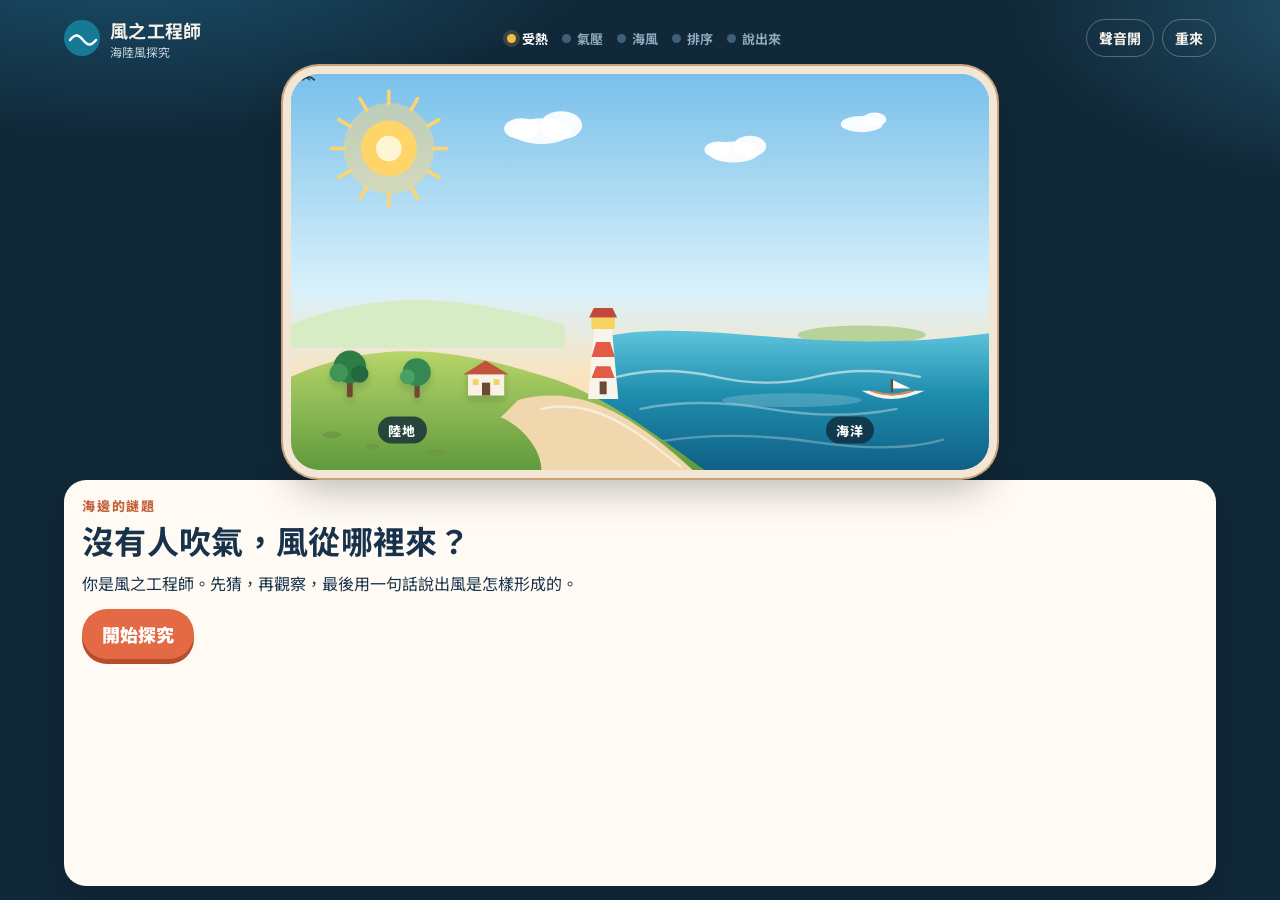
<file: index.html>
<!DOCTYPE html>
<html lang="zh-Hant-HK">
<head>
  <meta charset="UTF-8">
  <meta name="viewport" content="width=device-width, initial-scale=1">
  <title>風之工程師 — 海陸風大解密</title>
  <meta name="description" content="給學生自己查出風怎樣形成的探究遊戲。寫出過程，90 分或以上過關。">
  <link rel="icon" href="data:image/svg+xml,%3Csvg xmlns='http://www.w3.org/2000/svg' viewBox='0 0 64 64'%3E%3Ccircle cx='32' cy='32' r='32' fill='%23147a96'/%3E%3Cpath d='M10 36c8-10 14-10 22 0s14 10 22 0' fill='none' stroke='white' stroke-width='4' stroke-linecap='round'/%3E%3C/svg%3E">
  <link rel="preconnect" href="https://fonts.googleapis.com">
  <link rel="preconnect" href="https://fonts.gstatic.com" crossorigin>
  <link href="https://fonts.googleapis.com/css2?family=Noto+Sans+HK:wght@500;700;900&display=swap" rel="stylesheet">
  <link rel="stylesheet" href="./css/game.css">
</head>
<body>
  <div id="app">
    <header>
      <div class="brand">
        <svg width="36" height="36" viewBox="0 0 36 36" aria-hidden="true">
          <circle cx="18" cy="18" r="18" fill="#147a96"/>
          <path d="M6 20c5-6 8-6 13 0s8 6 13 0" fill="none" stroke="#fff" stroke-width="2.4" stroke-linecap="round"/>
        </svg>
        <div>
          <strong>風之工程師</strong>
          <small>海陸風探究</small>
        </div>
      </div>
      <div class="progress" id="progress"></div>
      <div class="tools">
        <button type="button" class="ghost" id="mute" aria-pressed="false">聲音開</button>
        <button type="button" class="ghost" id="restart">重來</button>
      </div>
    </header>

    <div id="sky">
      <svg id="world" viewBox="0 0 1200 680" preserveAspectRatio="xMidYMid meet" aria-hidden="true">
        <defs>
          <linearGradient id="skyGrad" x1="0" y1="0" x2="0" y2="1">
            <stop offset="0" stop-color="#79c0ea"/>
            <stop offset="0.55" stop-color="#d9f1fb"/>
            <stop offset="0.78" stop-color="#fbe3bc"/>
            <stop offset="1" stop-color="#f6d3a4"/>
          </linearGradient>
          <linearGradient id="seaGrad" x1="0" y1="0" x2="0" y2="1">
            <stop offset="0" stop-color="#5ec4dd"/>
            <stop offset="0.45" stop-color="#1f8eae"/>
            <stop offset="1" stop-color="#0f5f86"/>
          </linearGradient>
          <linearGradient id="landGrad" x1="0" y1="0" x2="0" y2="1">
            <stop offset="0" stop-color="#b7d56a"/>
            <stop offset="1" stop-color="#5f9a3c"/>
          </linearGradient>
          <linearGradient id="heatGrad" x1="0" y1="0" x2="0" y2="1">
            <stop offset="0" stop-color="#ffb15a" stop-opacity="0"/>
            <stop offset="1" stop-color="#ff7a3c" stop-opacity="0.45"/>
          </linearGradient>
          <filter id="soft" x="-20%" y="-20%" width="140%" height="140%">
            <feDropShadow dx="0" dy="8" stdDeviation="6" flood-color="#0e2433" flood-opacity="0.18"/>
          </filter>
        </defs>

        <rect width="1200" height="680" fill="url(#skyGrad)"/>

        <g class="sun" transform="translate(168 128)">
          <g class="rays">
            <rect x="-3" y="-102" width="6" height="28" rx="3" fill="#ffd56a"/>
            <rect x="-3" y="-102" width="6" height="28" rx="3" fill="#ffd56a" transform="rotate(30)"/>
            <rect x="-3" y="-102" width="6" height="28" rx="3" fill="#ffd56a" transform="rotate(60)"/>
            <rect x="-3" y="-102" width="6" height="28" rx="3" fill="#ffd56a" transform="rotate(90)"/>
            <rect x="-3" y="-102" width="6" height="28" rx="3" fill="#ffd56a" transform="rotate(120)"/>
            <rect x="-3" y="-102" width="6" height="28" rx="3" fill="#ffd56a" transform="rotate(150)"/>
            <rect x="-3" y="-102" width="6" height="28" rx="3" fill="#ffd56a" transform="rotate(180)"/>
            <rect x="-3" y="-102" width="6" height="28" rx="3" fill="#ffd56a" transform="rotate(210)"/>
            <rect x="-3" y="-102" width="6" height="28" rx="3" fill="#ffd56a" transform="rotate(240)"/>
            <rect x="-3" y="-102" width="6" height="28" rx="3" fill="#ffd56a" transform="rotate(270)"/>
            <rect x="-3" y="-102" width="6" height="28" rx="3" fill="#ffd56a" transform="rotate(300)"/>
            <rect x="-3" y="-102" width="6" height="28" rx="3" fill="#ffd56a" transform="rotate(330)"/>
          </g>
          <circle class="halo" r="78"/>
          <circle class="sun-core" r="48"/>
          <circle class="sun-inner" r="22"/>
        </g>

        <g transform="translate(430 86)"><g class="cloud c1"><ellipse cx="0" cy="12" rx="52" ry="22"/><ellipse cx="34" cy="2" rx="36" ry="24"/><ellipse cx="-34" cy="8" rx="30" ry="18"/></g></g>
        <g transform="translate(760 124)"><g class="cloud c2"><ellipse cx="0" cy="10" rx="44" ry="18"/><ellipse cx="28" cy="0" rx="28" ry="18"/><ellipse cx="-26" cy="6" rx="24" ry="14"/></g></g>
        <g transform="translate(980 78)"><g class="cloud c3"><ellipse cx="0" cy="8" rx="36" ry="14"/><ellipse cx="22" cy="0" rx="20" ry="12"/></g></g>

        <path class="gull" d="M0 10 Q10 0 20 10 M20 10 Q30 0 40 10" fill="none" stroke="#234055" stroke-width="3" stroke-linecap="round"/>
        <path class="gull late" d="M0 10 Q8 2 16 10 M16 10 Q24 2 32 10" fill="none" stroke="#234055" stroke-width="2.4" stroke-linecap="round"/>

        <path d="M0 430 C180 360 320 390 470 430 L470 470 L0 470 Z" fill="#d7ebc4"/>
        <ellipse cx="980" cy="448" rx="110" ry="16" fill="#b7d39a"/>

        <path d="M520 455 C700 410 880 490 1200 445 L1200 680 L520 680 Z" fill="url(#seaGrad)"/>
        <ellipse cx="860" cy="560" rx="120" ry="12" fill="#ffffff" opacity="0.18"/>

        <g class="waves">
          <path d="M560 520 Q640 500 730 520 T900 520 T1080 520" fill="none" stroke="rgba(255,255,255,.55)" stroke-width="4" stroke-linecap="round"/>
          <path d="M600 575 Q700 555 820 575 T1040 575" fill="none" stroke="rgba(255,255,255,.35)" stroke-width="4" stroke-linecap="round"/>
          <path d="M640 630 Q760 612 900 632 T1120 628" fill="none" stroke="rgba(255,255,255,.28)" stroke-width="4" stroke-linecap="round"/>
        </g>

        <g transform="translate(980 520)">
          <g class="boat">
            <path d="M0 24 Q48 52 108 24 L92 24 Q52 40 14 24 Z" fill="#f7f3ea"/>
            <path d="M12 24 Q52 40 92 24 L80 24 Q52 34 22 24 Z" fill="#e08a45"/>
            <rect x="50" y="4" width="4" height="22" rx="1" fill="#6d4a32"/>
            <path d="M54 6 L84 20 L54 20 Z" fill="#fffaf3"/>
          </g>
        </g>

        <path d="M0 520 C170 445 310 480 455 525 C545 558 620 615 710 680 L0 680 Z" fill="url(#landGrad)"/>
        <path class="heat-wash" d="M40 560 C180 500 320 530 470 590 C390 640 200 670 40 680 Z" fill="url(#heatGrad)"/>
        <path d="M390 560 C500 530 590 590 690 680 L430 680 C430 640 390 600 360 590 Z" fill="#f0d7ad"/>
        <path d="M430 575 C520 555 590 610 670 675" fill="none" stroke="rgba(255,255,255,.55)" stroke-width="4" stroke-linecap="round"/>

        <g filter="url(#soft)">
          <g transform="translate(78 455)">
            <g class="tree">
              <rect x="18" y="58" width="10" height="42" rx="3" fill="#6d4a32"/>
              <circle cx="23" cy="48" r="28" fill="#2f7d46"/>
              <circle cx="4" cy="58" r="16" fill="#3f9456"/>
              <circle cx="40" cy="60" r="15" fill="#246b3d"/>
            </g>
          </g>
          <g transform="translate(196 470)">
            <g class="tree b">
              <rect x="16" y="50" width="9" height="36" rx="3" fill="#6d4a32"/>
              <circle cx="20" cy="42" r="24" fill="#348752"/>
              <circle cx="4" cy="50" r="13" fill="#49a062"/>
            </g>
          </g>
          <g transform="translate(300 488)">
            <path d="M-4 28 L34 4 L74 28 Z" fill="#c4533d"/>
            <rect x="4" y="28" width="62" height="36" fill="#f7f1e6"/>
            <rect x="28" y="42" width="14" height="22" fill="#6d4a32"/>
            <rect x="12" y="36" width="10" height="10" fill="#f4d35e"/>
            <rect x="48" y="36" width="10" height="10" fill="#f4d35e"/>
          </g>
        </g>

        <g transform="translate(500 390)">
          <polygon class="beam" points="36,28 210,0 210,70" fill="rgba(255,214,120,.38)"/>
          <polygon points="10,168 22,36 50,36 62,168" fill="#f7f4ee"/>
          <polygon points="16,96 24,70 48,70 56,96" fill="#e25b45"/>
          <polygon points="16,132 24,112 48,112 56,132" fill="#e25b45"/>
          <rect x="16" y="28" width="40" height="20" rx="2" fill="#f4d35e"/>
          <circle class="lantern-glow" cx="36" cy="38" r="7" fill="#fff6d4"/>
          <path d="M12 28 H60 L52 12 H20 Z" fill="#c4473a"/>
          <rect x="30" y="138" width="12" height="22" fill="#6d4a32"/>
        </g>

        <g fill="#6f9a45">
          <ellipse cx="70" cy="620" rx="16" ry="6"/>
          <ellipse cx="140" cy="640" rx="12" ry="5"/>
          <ellipse cx="250" cy="650" rx="18" ry="6"/>
        </g>
      </svg>

      <canvas id="air"></canvas>
      <button type="button" id="sun-btn" aria-label="加熱陸地"></button>
      <div class="tag" id="tag-land">陸地</div>
      <div class="tag" id="tag-sea">海洋</div>
      <div class="badge low" id="badge-low"><small>陸地</small>低氣壓</div>
      <div class="badge high" id="badge-high"><small>海洋</small>高氣壓</div>

      <div id="drops" hidden>
        <div class="drop" data-slot="hot" tabindex="0">
          <span class="drop-label">靠近陸地</span>
          <div class="drop-well"><span class="drop-hint">拖到這裡</span></div>
        </div>
        <div class="drop" data-slot="wind" tabindex="0">
          <span class="drop-label">風的路徑</span>
          <div class="drop-well"><span class="drop-hint">拖到這裡</span></div>
        </div>
        <div class="drop" data-slot="cold" tabindex="0">
          <span class="drop-label">靠近海洋</span>
          <div class="drop-well"><span class="drop-hint">拖到這裡</span></div>
        </div>
      </div>
    </div>

    <section id="coach">
      <p class="kicker" id="kicker"></p>
      <h2 id="prompt" tabindex="-1"></h2>
      <p class="lead" id="lead"></p>
      <p id="feedback" role="status"></p>
      <div id="choices" class="choices"></div>
      <div id="order" hidden></div>
      <form id="answer-form" hidden>
        <div class="answer-head">
          <label for="answer">你的句子</label>
          <button type="button" id="voice-btn" class="voice-btn" aria-pressed="false" aria-controls="answer">語音輸入</button>
        </div>
        <textarea id="answer" maxlength="160" placeholder="例如：空氣受熱之後……"></textarea>
        <p id="voice-tip" class="fine" hidden aria-live="polite"></p>
        <p class="fine">90 分或以上過關。句子只在這部裝置評分，不會上傳。</p>
        <div class="form-row">
          <button class="primary" type="submit">交給 AI 評分</button>
          <button type="button" id="adapt-open" class="adapt-btn"><span>我已經嘗試很多次，</span><span>想用圖畫的方式再試一下</span></button>
        </div>
        <div id="result"></div>
        <p id="scaffold" hidden></p>
      </form>
      <div id="adapt" hidden>
        <div id="adapt-bank" class="bank" aria-label="答案卡片"></div>
        <button type="button" class="adapt-btn" id="adapt-close">改回打字</button>
      </div>
      <div id="actions"></div>
    </section>
  </div>
  <script type="module" src="./js/game.js"></script>
</body>
</html>
</file>
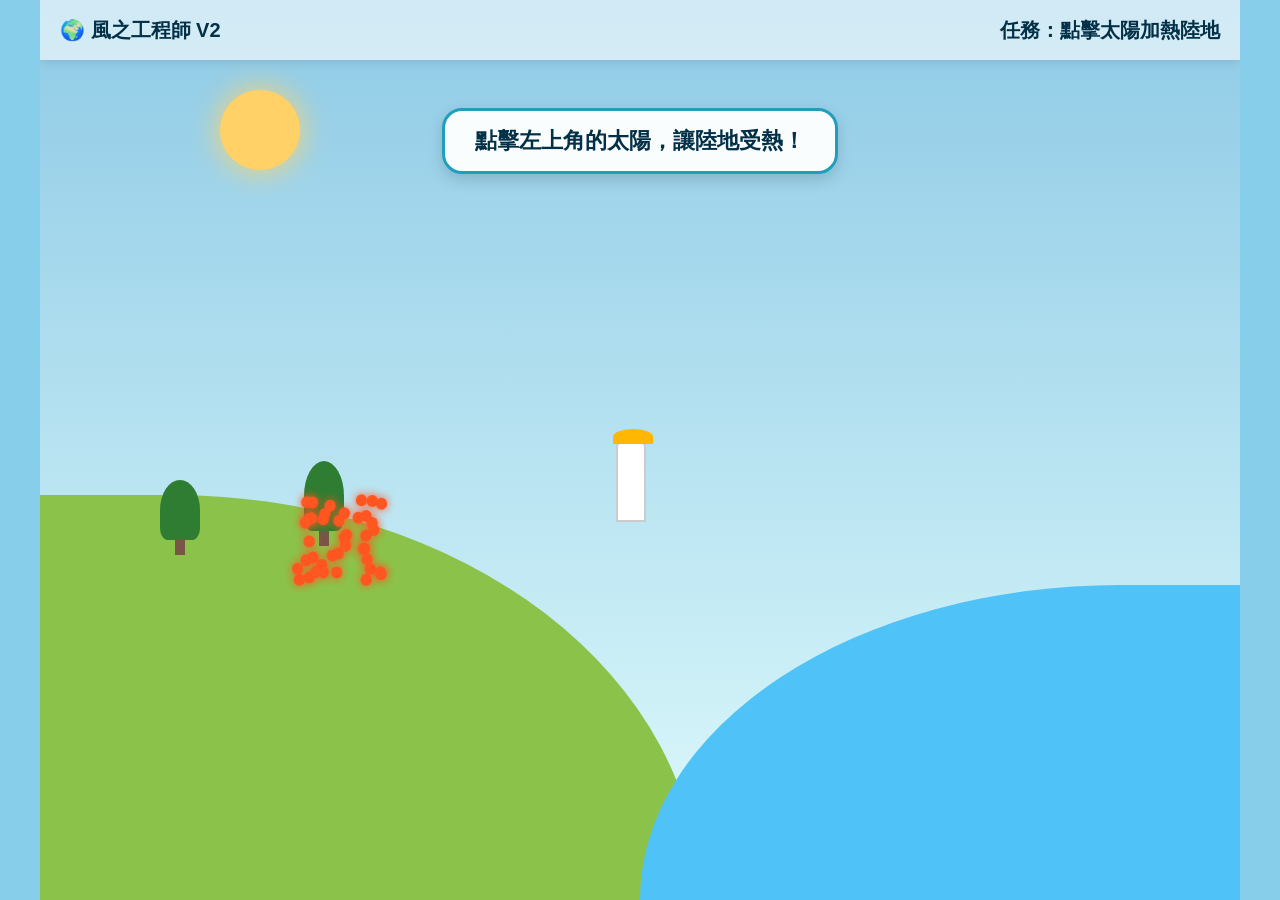
<file: index.html.html>
<!DOCTYPE html>
<html lang="zh-HK">
<head>
<meta charset="UTF-8">
<meta name="viewport" content="width=device-width, initial-scale=1.0, maximum-scale=1.0, user-scalable=no">
<title>風之工程師 V2 - 海陸風大解密</title>
<style>
  /* 基礎設定，針對 iPad 觸控優化 */
  * { box-sizing: border-box; -webkit-tap-highlight-color: transparent; user-select: none; }
  body {
    margin: 0; padding: 0; width: 100vw; height: 100vh;
    font-family: "PingFang HK", "Microsoft JhengHei", sans-serif;
    background-color: #87CEEB; overflow: hidden;
    display: flex; justify-content: center; align-items: center;
    touch-action: none; /* 防止 iPad 滑動時觸發網頁滾動 */
  }
  #game-container {
    width: 100%; height: 100%; max-width: 1200px;
    position: relative; background: linear-gradient(to bottom, #8ecae6, #e0fbfc);
    overflow: hidden;
  }

  /* 頂部狀態列 */
  #header {
    position: absolute; top: 0; left: 0; width: 100%; height: 60px; 
    display: flex; justify-content: space-between; align-items: center;
    padding: 0 20px; background: rgba(255,255,255,0.6); backdrop-filter: blur(5px);
    font-size: 20px; font-weight: bold; color: #023047; z-index: 100;
    box-shadow: 0 2px 10px rgba(0,0,0,0.1);
  }

  /* 場景繪製 */
  .scene { position: absolute; width: 100%; height: 100%; top: 0; left: 0; }
  .sun { 
    position: absolute; top: 10%; left: 15%; width: 80px; height: 80px; 
    background: #FFD166; border-radius: 50%; box-shadow: 0 0 30px #FFD166; 
    transition: all 1s; cursor: pointer; z-index: 10;
  }
  .sun.hot { background: #FF5722; box-shadow: 0 0 60px #FF5722; transform: scale(1.1); }
  .land { position: absolute; bottom: 0; left: 0; width: 55%; height: 45%; background: #8BC34A; border-top-right-radius: 80% 100%; }
  .ocean { position: absolute; bottom: 0; right: 0; width: 50%; height: 35%; background: #4FC3F7; border-top-left-radius: 80% 100%; }
  .lighthouse { position: absolute; bottom: 42%; left: 48%; width: 30px; height: 80px; background: white; border: 2px solid #ccc; border-radius: 5px 5px 0 0; z-index: 5; }
  .lighthouse::before { content:''; position: absolute; top: -15px; left: -5px; width: 40px; height: 15px; background: #FFB703; border-radius: 50% 50% 0 0; }
  .tree { position: absolute; bottom: 40%; width: 40px; height: 60px; background: #2E7D32; border-radius: 50% 50% 20% 20%; transition: transform 0.2s; z-index: 5; }
  .tree::after { content:''; position: absolute; bottom: -15px; left: 15px; width: 10px; height: 15px; background: #795548; }
  .tree.t1 { left: 10%; }
  .tree.t2 { left: 22%; height: 70px; bottom: 41%; }
  .tree.wind { animation: sway 0.4s infinite alternate; }
  @keyframes sway { from { transform: rotate(-8deg); } to { transform: rotate(8deg); } }

  /* 提示文字框 */
  .dialog-box {
    position: absolute; top: 12%; left: 50%; transform: translateX(-50%);
    background: rgba(255,255,255,0.95); padding: 15px 30px; border-radius: 20px;
    font-size: 22px; font-weight: bold; color: #023047; box-shadow: 0 6px 15px rgba(0,0,0,0.15);
    text-align: center; z-index: 50; transition: all 0.3s; border: 3px solid #219EBC;
    min-width: 300px;
  }

  /* 按鈕 */
  .btn {
    padding: 15px 40px; font-size: 24px; font-weight: bold; border: none; border-radius: 30px;
    background: #FB8500; color: white; box-shadow: 0 6px #d67000; cursor: pointer;
    transition: transform 0.1s, box-shadow 0.1s; outline: none;
  }
  .btn:active { transform: translateY(4px); box-shadow: 0 2px #d67000; }
  .btn-blue { background: #219EBC; box-shadow: 0 6px #176b80; }
  .btn-blue:active { box-shadow: 0 2px #176b80; }
  .btn-green { background: #4CAF50; box-shadow: 0 6px #388E3C; }
  .btn-green:active { box-shadow: 0 2px #388E3C; }

  /* 階段控制 */
  .stage { display: none; position: absolute; width: 100%; height: 100%; z-index: 20; }
  .stage.active { display: block; }

  /* 階段一 UI */
  #stage1 .controls { position: absolute; bottom: 15%; left: 25%; transform: translateX(-50%); display: flex; gap: 20px; z-index: 30; }
  
  /* 階段二 UI (Canvas) */
  #stage2 { z-index: 30; }
  #draw-canvas { position: absolute; top: 0; left: 0; width: 100%; height: 100%; z-index: 25; }
  .pressure-icon {
    position: absolute; width: 60px; height: 60px; border-radius: 50%; display: flex;
    justify-content: center; align-items: center; font-size: 36px; font-weight: bold;
    color: white; opacity: 0; transition: opacity 0.5s; z-index: 26; pointer-events: none;
  }
  .pressure-icon.low { background: #E63946; top: 35%; left: 20%; }
  .pressure-icon.high { background: #023047; top: 60%; right: 15%; }

  /* 階段三 UI */
  #stage3 .quiz-panel {
    position: absolute; top: 50%; left: 50%; transform: translate(-50%, -50%);
    background: white; padding: 40px; border-radius: 25px; width: 90%; max-width: 850px;
    box-shadow: 0 15px 40px rgba(0,0,0,0.3); z-index: 40; text-align: center;
    display: none; flex-direction: column; gap: 25px; border: 5px solid #219EBC;
  }
  #stage3 .quiz-panel.active { display: flex; }
  .quiz-text { font-size: 26px; line-height: 2.2; color: #333; text-align: left; }
  .blank {
    display: inline-block; min-width: 120px; padding: 5px 15px; margin: 0 5px;
    border-bottom: 4px dashed #219EBC; color: #FB8500; font-weight: bold; text-align: center;
    background: #e0fbfc; border-radius: 8px; cursor: pointer; transition: all 0.2s;
  }
  .blank.active { background: #FFD166; border-bottom-color: #FB8500; transform: scale(1.05); }
  .blank.correct { background: #C8E6C9; color: #2E7D32; border-bottom-color: #2E7D32; border-bottom-style: solid; }
  .blank.wrong { background: #FFCDD2; color: #B71C1C; border-bottom-color: #B71C1C; border-bottom-style: solid; }
  
  .options { display: flex; justify-content: center; gap: 20px; flex-wrap: wrap; margin-top: 10px; }
  .option-btn {
    padding: 15px 35px; font-size: 24px; background: #f8f9fa; border: 3px solid #adb5bd;
    border-radius: 15px; color: #495057; font-weight: bold; cursor: pointer;
    transition: all 0.2s; box-shadow: 0 4px #adb5bd;
  }
  .option-btn:active { transform: translateY(2px); box-shadow: 0 2px #adb5bd; }
  .option-btn:hover { border-color: #219EBC; color: #219EBC; }
</style>
</head>
<body>

<div id="game-container">
  <!-- 背景場景 -->
  <div class="scene">
    <div class="sun" id="sun"></div>
    <div class="land"></div>
    <div class="ocean"></div>
    <div class="lighthouse"></div>
    <div class="tree t1" id="tree1"></div>
    <div class="tree t2" id="tree2"></div>
  </div>

  <!-- 頂部狀態 -->
  <div id="header">
    <div>🌍 風之工程師 V2</div>
    <div id="status-text">任務：點擊太陽加熱陸地</div>
  </div>

  <!-- 提示對話框 -->
  <div class="dialog-box" id="dialog">點擊左上角的太陽，讓陸地受熱！</div>

  <!-- 粒子層 -->
  <canvas id="particle-canvas" style="position:absolute; top:0; left:0; width:100%; height:100%; z-index:15; pointer-events:none;"></canvas>

  <!-- 階段一：熱空氣 -->
  <div class="stage active" id="stage1">
    <div class="controls">
      <button class="btn" id="btn-expand">膨脹</button>
      <button class="btn btn-blue" id="btn-contract">收縮</button>
    </div>
  </div>

  <!-- 階段二：冷空氣補充 (畫線互動) -->
  <div class="stage" id="stage2">
    <canvas id="draw-canvas"></canvas>
    <div class="pressure-icon low" id="low-press">－</div>
    <div class="pressure-icon high" id="high-press">＋</div>
  </div>

  <!-- 階段三：文字填空 -->
  <div class="stage" id="stage3">
    <div class="quiz-panel" id="quiz-panel">
      <div class="quiz-text">
        日間，在太陽的照射下，陸地上的空氣因受熱
        <span class="blank" id="blank1">?</span> 而
        <span class="blank" id="blank2">?</span>。<br>
        海洋上較冷的空氣會流向陸地，補充了
        <span class="blank" id="blank3">?</span> 的空氣。<br>
        這樣，空氣流動便形成風。
      </div>
      <div class="options" id="options-container">
        <!-- JS 動態生成選項 -->
      </div>
      <button class="btn btn-green" id="btn-check" style="margin-top: 10px; display: none;">確認答案</button>
    </div>
  </div>

</div>

<script>
/* 
  V2 改善重點：
  1. 使用 Canvas 進行粒子與畫線動畫，iPad 觸控更流暢。
  2. 粒子動畫嚴格遵守「距離拉開」而非「體積變大」。
  3. 階段三填空互動優化，點擊空格再選答案，並加入視覺回饋。
  4. 加入 Web Audio API 音效。
*/

// --- 音效產生器 (無需外部檔案) ---
const AudioContext = window.AudioContext || window.webkitAudioContext;
let audioCtx;
function initAudio() {
  if (!audioCtx) audioCtx = new AudioContext();
}
function playSound(type) {
  if (!audioCtx) return;
  const osc = audioCtx.createOscillator();
  const gain = audioCtx.createGain();
  osc.connect(gain);
  gain.connect(audioCtx.destination);
  
  if (type === 'click') {
    osc.type = 'sine'; osc.frequency.setValueAtTime(600, audioCtx.currentTime);
    gain.gain.setValueAtTime(0.1, audioCtx.currentTime);
    gain.gain.exponentialRampToValueAtTime(0.01, audioCtx.currentTime + 0.1);
    osc.start(); osc.stop(audioCtx.currentTime + 0.1);
  } else if (type === 'success') {
    osc.type = 'triangle'; 
    osc.frequency.setValueAtTime(400, audioCtx.currentTime);
    osc.frequency.exponentialRampToValueAtTime(800, audioCtx.currentTime + 0.2);
    gain.gain.setValueAtTime(0.1, audioCtx.currentTime);
    gain.gain.exponentialRampToValueAtTime(0.01, audioCtx.currentTime + 0.3);
    osc.start(); osc.stop(audioCtx.currentTime + 0.3);
  } else if (type === 'error') {
    osc.type = 'sawtooth'; osc.frequency.setValueAtTime(200, audioCtx.currentTime);
    gain.gain.setValueAtTime(0.1, audioCtx.currentTime);
    gain.gain.exponentialRampToValueAtTime(0.01, audioCtx.currentTime + 0.2);
    osc.start(); osc.stop(audioCtx.currentTime + 0.2);
  } else if (type === 'wind') {
    // 簡單的白噪音模擬風聲
    const bufferSize = audioCtx.sampleRate * 1.5; 
    const buffer = audioCtx.createBuffer(1, bufferSize, audioCtx.sampleRate);
    const data = buffer.getChannelData(0);
    for (let i = 0; i < bufferSize; i++) data[i] = Math.random() * 2 - 1;
    const noise = audioCtx.createBufferSource();
    noise.buffer = buffer;
    const filter = audioCtx.createBiquadFilter();
    filter.type = 'lowpass'; filter.frequency.value = 800;
    noise.connect(filter); filter.connect(gain);
    gain.gain.setValueAtTime(0.2, audioCtx.currentTime);
    gain.gain.exponentialRampToValueAtTime(0.01, audioCtx.currentTime + 1.5);
    noise.start(); noise.stop(audioCtx.currentTime + 1.5);
  }
}

// --- 全局狀態 ---
const state = {
  stage: 1,
  sunHot: false,
  particles: [],
  animId: null,
  selectedAnswers: { blank1: null, blank2: null, blank3: null },
  activeBlank: 'blank1'
};

// --- DOM 元素 ---
const sun = document.getElementById('sun');
const dialog = document.getElementById('dialog');
const statusText = document.getElementById('status-text');
const btnExpand = document.getElementById('btn-expand');
const btnContract = document.getElementById('btn-contract');
const stage1 = document.getElementById('stage1');
const stage2 = document.getElementById('stage2');
const stage3 = document.getElementById('stage3');
const drawCanvas = document.getElementById('draw-canvas');
const ctxDraw = drawCanvas.getContext('2d');
const particleCanvas = document.getElementById('particle-canvas');
const ctxPart = particleCanvas.getContext('2d');
const lowPress = document.getElementById('low-press');
const highPress = document.getElementById('high-press');
const trees = [document.getElementById('tree1'), document.getElementById('tree2')];
const quizPanel = document.getElementById('quiz-panel');
const optionsContainer = document.getElementById('options-container');
const btnCheck = document.getElementById('btn-check');

// 初始化 Canvas 尺寸
function resizeCanvas() {
  particleCanvas.width = window.innerWidth;
  particleCanvas.height = window.innerHeight;
  drawCanvas.width = window.innerWidth;
  drawCanvas.height = window.innerHeight;
}
window.addEventListener('resize', resizeCanvas);
resizeCanvas();

// --- 粒子系統 (Stage 1 & 2) ---
function createParticles() {
  state.particles = [];
  const startX = window.innerWidth * 0.25; // 陸地中心
  const startY = window.innerHeight * 0.6;  // 陸地上方
  
  for (let i = 0; i < 40; i++) {
    // 初始密集狀態
    let x = startX + (Math.random() - 0.5) * 100;
    let y = startY + (Math.random() - 0.5) * 80;
    state.particles.push({
      x: x, y: y,
      baseX: x, baseY: y,
      radius: 6,
      color: '#FF5722',
      vx: 0, vy: 0
    });
  }
}

function drawParticles() {
  ctxPart.clearRect(0, 0, particleCanvas.width, particleCanvas.height);
  state.particles.forEach(p => {
    ctxPart.beginPath();
    ctxPart.arc(p.x, p.y, p.radius, 0, Math.PI * 2);
    ctxPart.fillStyle = p.color;
    ctxPart.fill();
    // 加點發光效果
    ctxPart.shadowBlur = 10;
    ctxPart.shadowColor = p.color;
  });
  ctxPart.shadowBlur = 0;
}

function animateParticles() {
  let needsRedraw = false;
  state.particles.forEach(p => {
    if (p.vx !== 0 || p.vy !== 0) {
      p.x += p.vx;
      p.y += p.vy;
      p.vx *= 0.95; // 摩擦力
      p.vy *= 0.95;
      if (Math.abs(p.vx) > 0.1 || Math.abs(p.vy) > 0.1) needsRedraw = true;
    }
  });
  if (needsRedraw) {
    drawParticles();
    state.animId = requestAnimationFrame(animateParticles);
  } else {
    drawParticles();
  }
}

// --- 階段一邏輯 ---
sun.addEventListener('click', () => {
  if (state.stage !== 1 || state.sunHot) return;
  initAudio(); playSound('click');
  
  state.sunHot = true;
  sun.classList.add('hot');
  dialog.innerText = '陸地受熱了！空氣會怎樣呢？';
  statusText.innerText = '任務：選擇空氣的變化';
  btnExpand.style.display = 'inline-block';
  btnContract.style.display = 'inline-block';

  // 粒子震動效果 (受熱)
  state.particles.forEach(p => {
    p.vx = (Math.random() - 0.5) * 15;
    p.vy = (Math.random() - 0.5) * 15;
  });
  cancelAnimationFrame(state.animId);
  animateParticles();
});

btnExpand.addEventListener('click', () => {
  if (!state.sunHot) return;
  playSound('success');
  btnExpand.style.display = 'none';
  btnContract.style.display = 'none';
  dialog.innerText = '空氣受熱膨脹，粒子距離拉開，整體體積變大！';
  statusText.innerText = '觀察：熱空氣上升中';
  
  // 動畫：粒子距離拉開並整體上升
  state.particles.forEach(p => {
    // 計算從中心向外擴散的方向
    let dx = p.x - (window.innerWidth * 0.25);
    let dy = p.y - (window.innerHeight * 0.6);
    let dist = Math.sqrt(dx*dx + dy*dy) || 1;
    
    // 設定目標位置：向外擴散，並向上移動
    let targetX = p.x + (dx / dist) * (60 + Math.random() * 40);
    let targetY = p.y + (dy / dist) * (60 + Math.random() * 40) - 250; // 向上移動

    // 使用動畫過渡
    let startX = p.x, startY = p.y;
    let startTime = performance.now();
    let duration = 1500;

    function update() {
      let time = performance.now() - startTime;
      let progress = Math.min(time / duration, 1);
      // 緩動函數 easeOutQuad
      let ease = 1 - (1 - progress) * (1 - progress);
      
      p.x = startX + (targetX - startX) * ease;
      p.y = startY + (targetY - startY) * ease;
      drawParticles();

      if (progress < 1) {
        requestAnimationFrame(update);
      } else if (p === state.particles[state.particles.length - 1]) {
        // 最後一個粒子移動完畢
        setTimeout(startStage2, 500);
      }
    }
    requestAnimationFrame(update);
  });
  
  // 確保粒子顏色變淡(上升)
  setTimeout(() => {
    state.particles.forEach(p => p.color = 'rgba(255, 87, 34, 0.5)');
  }, 800);
});

btnContract.addEventListener('click', () => {
  playSound('error');
  dialog.innerText = '不對喔！空氣受熱時，粒子會拉開距離膨脹，再試一次！';
  btnContract.style.transform = 'translateX(5px)';
  setTimeout(() => btnContract.style.transform = 'translateX(-5px)', 100);
  setTimeout(() => btnContract.style.transform = 'translateX(0)', 200);
});


// --- 階段二邏輯 (Canvas 畫線) ---
let isDrawing = false;
let startX = 0, startY = 0;
let currentLine = null;

function startStage2() {
  stage1.classList.remove('active');
  stage2.classList.add('active');
  dialog.innerText = '熱空氣上升了，陸地變空！請用手指從海洋向左劃，引導冷空氣補充。';
  statusText.innerText = '任務：引導冷空氣';
  
  lowPress.style.opacity = '1';
  highPress.style.opacity = '1';
  
  // 清空粒子畫布，準備接收冷空氣
  state.particles = [];
  ctxPart.clearRect(0, 0, particleCanvas.width, particleCanvas.height);

  // 綁定觸控事件
  drawCanvas.style.pointerEvents = 'auto'; // 允許Canvas接收觸控
  drawCanvas.addEventListener('touchstart', onPointerDown, {passive: false});
  drawCanvas.addEventListener('touchmove', onPointerMove, {passive: false});
  drawCanvas.addEventListener('touchend', onPointerUp);
  drawCanvas.addEventListener('mousedown', onPointerDown);
  drawCanvas.addEventListener('mousemove', onPointerMove);
  drawCanvas.addEventListener('mouseup', onPointerUp);
}

function getPos(e) {
  let clientX, clientY;
  if (e.touches && e.touches.length > 0) {
    clientX = e.touches[0].clientX;
    clientY = e.touches[0].clientY;
  } else {
    clientX = e.clientX;
    clientY = e.clientY;
  }
  return { x: clientX, y: clientY };
}

function onPointerDown(e) {
  e.preventDefault();
  const pos = getPos(e);
  // 必須從右側 (海洋) 開始劃
  if (pos.x > window.innerWidth * 0.5) {
    isDrawing = true;
    startX = pos.x;
    startY = pos.y;
    currentLine = { startX, startY, endX: startX, endY: startY };
    drawLine();
  }
}

function onPointerMove(e) {
  if (!isDrawing) return;
  e.preventDefault();
  const pos = getPos(e);
  currentLine.endX = pos.x;
  currentLine.endY = pos.y;
  drawLine();
}

function onPointerUp(e) {
  if (!isDrawing) return;
  isDrawing = false;
  const pos = getPos(e);
  
  // 判斷成功條件：向左劃動超過 150px，且結束位置在左半邊
  if (pos.x < startX - 150 && pos.x < window.innerWidth * 0.45) {
    playSound('wind');
    // 成功！
    removePointerEvents();
    ctxDraw.clearRect(0, 0, drawCanvas.width, drawCanvas.height);
    dialog.innerText = '冷空氣從高氣壓（海洋）流向低氣壓（陸地）補充！';
    successStage2();
  } else {
    // 失敗，清除線條
    playSound('error');
    ctxDraw.clearRect(0, 0, drawCanvas.width, drawCanvas.height);
    currentLine = null;
    dialog.innerText = '要從海洋（右邊）向左劃向陸地（左邊）才對喔！';
  }
}

function drawLine() {
  ctxDraw.clearRect(0, 0, drawCanvas.width, drawCanvas.height);
  if (!currentLine) return;
  
  ctxDraw.beginPath();
  ctxDraw.moveTo(currentLine.startX, currentLine.startY);
  ctxDraw.lineTo(currentLine.endX, currentLine.endY);
  ctxDraw.strokeStyle = 'rgba(0, 180, 216, 0.8)';
  ctxDraw.lineWidth = 15;
  ctxDraw.lineCap = 'round';
  ctxDraw.stroke();
  
  // 加個箭頭
  let angle = Math.atan2(currentLine.endY - currentLine.startY, currentLine.endX - currentLine.startX);
  let arrowX = currentLine.endX - 20 * Math.cos(angle);
  let arrowY = currentLine.endY - 20 * Math.sin(angle);
  ctxDraw.beginPath();
  ctxDraw.moveTo(currentLine.endX, currentLine.endY);
  ctxDraw.lineTo(arrowX - 10 * Math.sin(angle), arrowY + 10 * Math.cos(angle));
  ctxDraw.lineTo(arrowX + 10 * Math.sin(angle), arrowY - 10 * Math.cos(angle));
  ctxDraw.closePath();
  ctxDraw.fillStyle = 'rgba(0, 180, 216, 1)';
  ctxDraw.fill();
}

function removePointerEvents() {
  drawCanvas.removeEventListener('touchstart', onPointerDown);
  drawCanvas.removeEventListener('touchmove', onPointerMove);
  drawCanvas.removeEventListener('touchend', onPointerUp);
  drawCanvas.removeEventListener('mousedown', onPointerDown);
  drawCanvas.removeEventListener('mousemove', onPointerMove);
  drawCanvas.removeEventListener('mouseup', onPointerUp);
  drawCanvas.style.pointerEvents = 'none';
}

function successStage2() {
  // 隱藏氣壓圖示
  lowPress.style.opacity = '0';
  highPress.style.opacity = '0';
  
  // 生成冷空氣粒子從右向左移動
  for (let i = 0; i < 30; i++) {
    let startX = window.innerWidth * 0.8 + (Math.random() - 0.5) * 100;
    let startY = window.innerHeight * 0.5 + (Math.random() - 0.5) * 100;
    let targetX = window.innerWidth * 0.25 + (Math.random() - 0.5) * 100;
    let targetY = window.innerHeight * 0.6 + (Math.random() - 0.5) * 100;
    
    let p = {
      x: startX, y: startY, targetX: targetX, targetY: targetY,
      radius: 6, color: '#00B4D8', progress: 0
    };
    
    // 使用動畫
    let startTime = performance.now() + i * 40;
    let duration = 800;
    
    function update() {
      let time = performance.now() - startTime;
      if (time < 0) { requestAnimationFrame(update); return; }
      
      let progress = Math.min(time / duration, 1);
      let ease = 1 - Math.pow(1 - progress, 3); // easeOutCubic
      
      p.x = startX + (targetX - startX) * ease;
      p.y = startY + (targetY - startY) * ease;
      
      ctxPart.beginPath();
      ctxPart.arc(p.x, p.y, p.radius, 0, Math.PI * 2);
      ctxPart.fillStyle = p.color;
      ctxPart.fill();
      
      if (progress < 1) {
        requestAnimationFrame(update);
      }
    }
    requestAnimationFrame(update);
  }

  // 樹木搖擺 (風的視覺回饋)
  setTimeout(() => {
    trees.forEach(t => t.classList.add('wind'));
  }, 500);

  // 進入階段三
  setTimeout(() => {
    dialog.style.opacity = '0';
    startStage3();
  }, 2500);
}


// --- 階段三邏輯 (文字填空) ---
function startStage3() {
  stage2.classList.remove('active');
  stage3.classList.add('active');
  statusText.innerText = '最終任務：完成科學填空';
  quizPanel.classList.add('active');
  dialog.style.opacity = '0';

  // 選項池
  const options = ['膨脹', '收縮', '上升', '下沉'];
  
  // 清空並生成選項
  optionsContainer.innerHTML = '';
  options.forEach(opt => {
    let btn = document.createElement('button');
    btn.className = 'option-btn';
    btn.innerText = opt;
    btn.dataset.text = opt;
    
    btn.addEventListener('click', () => {
      if (state.activeBlank) {
        playSound('click');
        // 填入文字
        let blankEl = document.getElementById(state.activeBlank);
        blankEl.innerText = opt;
        blankEl.classList.add('active');
        state.selectedAnswers[state.activeBlank] = opt;
        
        // 尋找下一個未填的空格
        let nextBlank = null;
        if (!state.selectedAnswers.blank1) nextBlank = 'blank1';
        else if (!state.selectedAnswers.blank2) nextBlank = 'blank2';
        else if (!state.selectedAnswers.blank3) nextBlank = 'blank3';
        
        if (nextBlank) {
          setActiveBlank(nextBlank);
        } else {
          setActiveBlank(null);
        }

        // 檢查是否全部填完
        if (state.selectedAnswers.blank1 && state.selectedAnswers.blank2 && state.selectedAnswers.blank3) {
          btnCheck.style.display = 'inline-block';
        } else {
          btnCheck.style.display = 'none';
        }
      }
    });
    optionsContainer.appendChild(btn);
  });

  // 設置當前選中的空格
  function setActiveBlank(id) {
    ['blank1', 'blank2', 'blank3'].forEach(b => {
      let el = document.getElementById(b);
      if (b === id) el.classList.add('active');
      else el.classList.remove('active');
    });
    state.activeBlank = id;
  }

  // 點擊空格可以重新選擇
  ['blank1', 'blank2', 'blank3'].forEach(id => {
    document.getElementById(id).addEventListener('click', (e) => {
      // 清除該格答案
      e.target.innerText = '?';
      e.target.classList.remove('correct', 'wrong', 'active');
      state.selectedAnswers[id] = null;
      setActiveBlank(id);
      btnCheck.style.display = 'none';
    });
  });

  setActiveBlank('blank1');

  // 確認答案
  btnCheck.addEventListener('click', () => {
    let correctAnswers = {
      blank1: '膨脹',
      blank2: '上升',
      blank3: '上升'
    };

    let allCorrect = true;
    for (let key in correctAnswers) {
      let el = document.getElementById(key);
      if (state.selectedAnswers[key] === correctAnswers[key]) {
        el.classList.add('correct');
        el.classList.remove('wrong');
      } else {
        el.classList.add('wrong');
        el.classList.remove('correct');
        allCorrect = false;
      }
    }

    if (allCorrect) {
      playSound('success');
      dialog.style.opacity = '1';
      dialog.innerText = '太棒了！你成功製造了風！🌬️';
      dialog.style.background = '#C8E6C9';
      dialog.style.color = '#2E7D32';
      dialog.style.border = '3px solid #4CAF50';
      
      quizPanel.style.display = 'none';
      statusText.innerText = '任務完成！🌟';
      
      sun.classList.remove('hot');
      trees.forEach(t => t.classList.add('wind'));
    } else {
      playSound('error');
      dialog.style.opacity = '1';
      dialog.innerText = '有些答案不對喔，想想空氣受熱後會怎樣？';
      dialog.style.background = '#FFCDD2';
      dialog.style.color = '#B71C1C';
      dialog.style.border = '3px solid #E53935';
      
      // 震動錯誤的空格
      for (let key in correctAnswers) {
        if (state.selectedAnswers[key] !== correctAnswers[key]) {
          let el = document.getElementById(key);
          el.style.transform = 'translateX(5px)';
          setTimeout(() => el.style.transform = 'translateX(-5px)', 100);
          setTimeout(() => el.style.transform = 'translateX(0)', 200);
        }
      }
    }
  });
}

// 初始化遊戲
window.onload = () => {
  createParticles();
  drawParticles();
  
  // 隱藏階段一的按鈕，直到點擊太陽
  btnExpand.style.display = 'none';
  btnContract.style.display = 'none';
  
  // 階段二的氣壓圖示預設隱藏
  lowPress.style.opacity = '0';
  highPress.style.opacity = '0';
};
</script>
</body>
</html>
</file>
<file: css/game.css>
:root {
  --ink: #17324a;
  --paper: #fffaf3;
  --line: #eadccb;
  --coral: #e36a45;
  --coral-deep: #b84c2e;
  --sea: #147a96;
  --good: #2f8f5b;
  --bad: #c4473a;
  --gold: #f0c14a;
  color-scheme: light;
}

* { box-sizing: border-box; }

html, body {
  margin: 0;
  min-height: 100%;
  overflow-x: hidden;
  overflow-y: auto;
}

body {
  font-family: "Noto Sans HK", "PingFang HK", "Microsoft JhengHei", sans-serif;
  color: var(--ink);
  background:
    radial-gradient(900px 420px at 10% -10%, #1d5878 0%, transparent 55%),
    radial-gradient(800px 380px at 110% 0%, #24556f 0%, transparent 50%),
    #102838;
}

button, textarea { font: inherit; color: inherit; }

button { cursor: pointer; }

button:focus-visible, textarea:focus-visible {
  outline: 3px solid #ffd56a;
  outline-offset: 2px;
}

#app {
  min-height: 100dvh;
  height: auto;
  max-width: 1180px;
  margin: 0 auto;
  padding: 12px 14px 14px;
  display: flex;
  flex-direction: column;
  gap: 10px;
}

body.is-draw {
  overflow: hidden;
  height: 100dvh;
}

body.is-draw #app {
  height: 100dvh;
}

body.is-done #actions { display: block; }

header {
  display: flex;
  align-items: center;
  gap: 12px;
  min-height: 52px;
  color: #f7f1e8;
}

.brand { display: flex; align-items: center; gap: 10px; min-width: max-content; }
.brand svg { display: block; }
.brand strong { display: block; font-size: 18px; letter-spacing: 0.02em; }
.brand small { display: block; color: #c5d5e0; font-size: 12px; }

.progress {
  flex: 1;
  display: flex;
  justify-content: center;
  gap: 14px;
}

.pip {
  display: flex;
  align-items: center;
  gap: 6px;
  color: #8eacbf;
  font-size: 13px;
  font-weight: 700;
}

.pip i {
  width: 9px;
  height: 9px;
  border-radius: 50%;
  background: #3c6178;
  display: block;
}

.pip.on { color: white; }
.pip.on i { background: var(--gold); box-shadow: 0 0 0 4px rgba(240, 193, 74, 0.18); }
.pip.done i { background: #7dcea0; }

.tools { display: flex; gap: 8px; }

.ghost {
  background: transparent;
  color: #f7f1e8;
  border: 1px solid rgba(255, 255, 255, 0.28);
  border-radius: 999px;
  padding: 8px 12px;
  font-weight: 700;
  font-size: 14px;
}

.ghost[aria-pressed="true"] { background: rgba(255, 255, 255, 0.12); }

#sky {
  position: relative;
  flex: 0 1 auto;
  height: min(44dvh, 420px);
  width: auto;
  max-width: 100%;
  aspect-ratio: 1200 / 680;
  margin-inline: auto;
  border-radius: 28px;
  overflow: hidden;
  background: #8ec8ee;
  box-shadow:
    0 0 0 8px #f3e6d4,
    0 0 0 10px #c9a27a,
    0 18px 40px rgba(0, 0, 0, 0.28);
  user-select: none;
}

body.is-draw #coach { overflow: auto; flex: 1 1 auto; }
body.is-draw #sky { height: min(56dvh, 520px); }
body.is-write #sky,
body.is-done #sky { height: min(24dvh, 220px); }

body.is-adapt #sky {
  width: min(100%, calc(48dvh * 1200 / 680));
  height: auto;
  aspect-ratio: 1200 / 680;
}

#world { width: 100%; height: 100%; display: block; }

#air {
  position: absolute;
  inset: 0;
  width: 100%;
  height: 100%;
  pointer-events: none;
  z-index: 2;
}

body.is-draw #air { pointer-events: auto; touch-action: none; }

#sun-btn {
  position: absolute;
  z-index: 4;
  border: 0;
  border-radius: 50%;
  background: transparent;
  pointer-events: none;
}

body.is-heat #sun-btn {
  pointer-events: auto;
  cursor: pointer;
  animation: pulse 1.5s ease-in-out infinite;
}

.tag, .badge {
  position: absolute;
  z-index: 5;
  pointer-events: none;
}

.tag {
  transform: translate(-50%, -50%);
  background: rgba(16, 40, 56, 0.78);
  color: white;
  border-radius: 999px;
  padding: 4px 10px;
  font-size: 13px;
  font-weight: 800;
  letter-spacing: 0.08em;
}

.badge {
  transform: translate(-50%, -50%) scale(0.92);
  min-width: 78px;
  text-align: center;
  color: white;
  font-weight: 900;
  border-radius: 14px;
  padding: 7px 10px;
  opacity: 0;
  box-shadow: 0 8px 16px rgba(0, 0, 0, 0.16);
}

.badge.show { opacity: 1; transform: translate(-50%, -50%) scale(1); }
.badge.low { background: #d8573f; }
.badge.high { background: #1d4e89; }
.badge small { display: block; font-size: 11px; font-weight: 700; opacity: 0.85; }

#answer-form[hidden],
#order[hidden],
#adapt[hidden],
#drops[hidden] {
  display: none !important;
}

#coach {
  flex: 1 0 auto;
  min-height: 0;
  overflow: visible;
  background: var(--paper);
  border-radius: 22px;
  padding: 16px 18px 14px;
  box-shadow: 0 12px 30px rgba(0, 0, 0, 0.16);
}

.kicker {
  margin: 0 0 4px;
  color: #c2613a;
  font-size: 13px;
  font-weight: 800;
  letter-spacing: 0.14em;
}

h2 {
  margin: 0 0 8px;
  font-size: clamp(22px, 2.5vw, 32px);
  line-height: 1.35;
  letter-spacing: 0.01em;
}

.lead, .fine {
  margin: 0 0 12px;
  line-height: 1.65;
  font-size: 16px;
}

.fine { color: #6d5b4d; font-size: 14px; }

#feedback {
  min-height: 0;
  margin: 0 0 10px;
  font-weight: 700;
  line-height: 1.6;
}

#feedback.ok { color: var(--good); }
#feedback.no { color: var(--bad); }

.choices, .bank, #actions {
  display: flex;
  flex-wrap: wrap;
  gap: 10px;
}

.choice, .chip, .slot {
  border-radius: 14px;
  border: 2px solid var(--line);
  background: white;
  font-weight: 800;
  text-align: left;
}

.choice, .chip {
  flex: 1 1 180px;
  min-height: 52px;
  padding: 12px 14px;
  font-size: 17px;
  box-shadow: 0 3px 0 #e4d3bf;
}

.choice:active, .chip:active, .primary:active { transform: translateY(2px); }

.choice.is-right { border-color: var(--good); background: #e7f6ee; }
.choice.is-wrong, .slot.is-wrong {
  border-color: var(--bad);
  background: #fdecea;
  animation: shake 0.35s linear;
}

.primary {
  border: 0;
  border-radius: 999px;
  background: var(--coral);
  color: white;
  font-weight: 900;
  font-size: 18px;
  padding: 12px 20px;
  box-shadow: 0 5px 0 var(--coral-deep);
}

.primary.sea { background: var(--sea); box-shadow: 0 5px 0 #0f5f75; }

.slots { display: grid; gap: 8px; margin-bottom: 10px; }

.slot {
  width: 100%;
  min-height: 48px;
  display: flex;
  align-items: center;
  gap: 10px;
  padding: 8px 12px;
  font-size: 16px;
}

.slot.empty { color: #8d7b6c; font-weight: 600; border-style: dashed; }

.slot .n {
  width: 28px;
  height: 28px;
  border-radius: 50%;
  display: grid;
  place-items: center;
  background: var(--sea);
  color: white;
  flex: none;
  font-size: 14px;
}

#answer-form { display: grid; gap: 8px; }

#answer-form label { font-weight: 800; }

.answer-head, .form-row {
  display: flex;
  flex-wrap: wrap;
  align-items: center;
  gap: 8px;
}

.answer-head { justify-content: space-between; }

.voice-btn, .adapt-btn {
  border-radius: 999px;
  font-weight: 900;
  font-size: 16px;
  padding: 8px 14px;
  background: white;
}

.voice-btn {
  border: 2px solid var(--sea);
  color: var(--sea);
  background: #e7f4f8;
  flex: none;
}

.voice-btn[aria-pressed="true"] {
  background: var(--sea);
  color: white;
}

.voice-btn:disabled {
  opacity: 0.55;
  cursor: not-allowed;
}

.adapt-btn {
  border: 2px solid var(--coral);
  color: var(--coral-deep);
  background: #fff1ea;
}

#adapt-open {
  max-width: 100%;
  white-space: normal;
  line-height: 1.45;
  text-align: center;
}

#adapt-open span {
  display: inline-block;
  white-space: nowrap;
}

#adapt { display: grid; gap: 10px; justify-items: start; }

#drops {
  position: absolute;
  inset: 0;
  z-index: 6;
  pointer-events: none;
}

.drop {
  position: absolute;
  width: 24%;
  height: 23%;
  min-width: 0;
  min-height: 0;
  pointer-events: auto;
  touch-action: none;
  display: flex;
  flex-direction: column;
  gap: 2px;
  padding: 4px 6px;
  border-radius: 16px;
  border: 3px dashed rgba(23, 50, 74, 0.55);
  background: rgba(255, 250, 243, 0.92);
  box-shadow: 0 8px 16px rgba(14, 36, 51, 0.12);
  overflow: hidden;
}

.drop[data-slot="hot"] { left: 2%; top: 60%; width: 24%; }
.drop[data-slot="wind"] { left: 27%; top: 3%; width: 32%; height: 30%; }
.drop[data-slot="cold"] { right: 2%; top: 54%; width: 24%; }

.drop-label {
  font-size: 12px;
  font-weight: 800;
  letter-spacing: 0.04em;
  color: #6d5b4d;
  text-align: center;
}

.drop-well {
  flex: 1;
  min-height: 0;
  display: flex;
  align-items: center;
  justify-content: center;
}

.drop-hint {
  color: #8d7b6c;
  font-weight: 700;
  font-size: 14px;
}

.drop.is-over {
  border-color: var(--sea);
  background: rgba(255, 255, 255, 0.97);
}

.drop.is-filled {
  border-style: solid;
  border-color: var(--good);
  background: rgba(231, 246, 238, 0.95);
}

.drop.is-filled .drop-hint { display: none; }

.drop.is-shake { animation: shake 0.35s linear; }

.drop:focus-visible {
  outline: 3px solid #ffd56a;
  outline-offset: 2px;
}

.drag-card {
  touch-action: none;
  user-select: none;
  cursor: grab;
  text-align: center;
  line-height: 1.35;
}

.drag-card.is-selected {
  border-color: var(--sea);
  background: #e7f6fb;
}

.drag-card.is-lifting { opacity: 0.35; }

.drag-ghost {
  position: fixed;
  z-index: 80;
  margin: 0;
  pointer-events: none;
  flex: none;
  transform: none;
  cursor: grabbing;
  box-shadow: 0 12px 24px rgba(14, 36, 51, 0.22);
}

.drop .drag-card {
  flex: 1 1 auto;
  width: 100%;
  min-width: 0;
  min-height: 0;
  height: auto;
  padding: 2px 4px;
  font-size: 14px;
  line-height: 1.25;
  box-shadow: none;
  white-space: normal;
  overflow-wrap: anywhere;
}

body.is-dragging { user-select: none; }

textarea {
  width: 100%;
  min-height: 72px;
  resize: vertical;
  border-radius: 14px;
  border: 2px solid var(--line);
  padding: 12px 14px;
  font-size: 18px;
  line-height: 1.6;
  background: white;
  user-select: text;
}

.score-card {
  display: grid;
  grid-template-columns: auto 1fr;
  gap: 12px 14px;
  align-items: center;
  margin-top: 8px;
  padding: 12px;
  border-radius: 16px;
  background: white;
  border: 2px solid var(--line);
}

.score-card.pass { border-color: #b7e0c8; background: #f3fbf6; }
.score-card.fail { border-color: #f3c7c0; background: #fff7f5; }

.ring {
  width: 76px;
  height: 76px;
  border-radius: 50%;
  display: grid;
  place-items: center;
  background: conic-gradient(var(--c, var(--good)) calc(var(--p) * 1%), #eadfd2 0);
}

.ring span {
  width: 58px;
  height: 58px;
  border-radius: 50%;
  background: white;
  display: grid;
  place-items: center;
  font-size: 26px;
  font-weight: 900;
}

.score-card .comment { margin: 0; line-height: 1.6; font-weight: 700; }
.score-card .checks { grid-column: 1 / -1; display: flex; flex-wrap: wrap; gap: 6px; margin: 0; padding: 0; list-style: none; }
.checks li { border-radius: 999px; padding: 4px 10px; font-size: 13px; font-weight: 800; background: #f3efe8; }
.checks li.ok { background: #e1f5e8; color: #1f7a45; }
.checks li.no { background: #fde8e4; color: #a33b32; }

#scaffold {
  margin: 0;
  padding: 10px 12px;
  border-radius: 12px;
  background: #fff4df;
  font-weight: 700;
}

.cert blockquote {
  margin: 8px 0 12px;
  padding: 12px 14px;
  border-left: 4px solid var(--gold);
  background: white;
  border-radius: 0 12px 12px 0;
  font-size: 18px;
  line-height: 1.6;
  user-select: text;
}

.night {
  margin-top: 8px;
  padding: 12px;
  border-radius: 16px;
  background: #eef5f8;
}

.night h3 { margin: 0 0 6px; font-size: 16px; }
.night p { margin: 0 0 8px; line-height: 1.6; }

.cloud { fill: rgba(255, 255, 255, 0.94); }
.c1 { animation: drift 42s ease-in-out infinite; }
.c2 { animation: drift 54s ease-in-out infinite reverse; }
.c3 { animation: drift 48s ease-in-out infinite; }

.rays { transform-origin: 0 0; animation: spin 48s linear infinite; }
.halo { fill: rgba(255, 214, 120, 0.45); }
.sun-core { fill: #ffd56a; }
.sun-inner { fill: #fff6d4; }

#world.is-hot .sun-core { fill: #ff7a3c; }
#world.is-hot .sun-inner { fill: #ffe0c2; }
#world.is-hot .halo { fill: rgba(255, 122, 60, 0.35); }
#world.is-hot .rays { animation-duration: 16s; }

.heat-wash { opacity: 0; }
#world.is-hot .heat-wash { opacity: 1; }

.waves { animation: wash 5.5s ease-in-out infinite; }
.boat { transform-box: fill-box; transform-origin: center; animation: bob 3.4s ease-in-out infinite; }
.gull { animation: fly 22s linear infinite; }
.gull.late { animation-duration: 27s; animation-delay: -8s; }

.beam, .lantern-glow { opacity: 0; }
#world.is-wind .beam { opacity: 1; }
#world.is-wind .lantern-glow { opacity: 0.9; }

#world.is-wind .tree {
  transform-box: fill-box;
  transform-origin: center bottom;
  animation: sway 0.45s ease-in-out infinite alternate;
}
#world.is-wind .tree.b { animation-delay: -0.2s; }

@keyframes spin { to { transform: rotate(360deg); } }
@keyframes drift { 50% { transform: translateX(26px); } }
@keyframes wash { 50% { transform: translateX(-16px); } }
@keyframes bob { 50% { transform: translateY(5px) rotate(-2deg); } }
@keyframes sway { to { transform: rotate(6deg); } }
@keyframes fly { from { transform: translate(560px, 150px); } to { transform: translate(1040px, 110px); } }
@keyframes pulse { 50% { box-shadow: 0 0 0 10px rgba(255, 214, 120, 0.28); } }
@keyframes shake {
  25% { transform: translateX(4px); }
  50% { transform: translateX(-4px); }
  75% { transform: translateX(3px); }
}

@media (max-width: 760px) {
  .progress { display: none; }
  #app { padding: 8px; gap: 8px; }
  #sky { border-radius: 18px; box-shadow: 0 0 0 5px #f3e6d4, 0 0 0 7px #c9a27a, 0 12px 24px rgba(0, 0, 0, 0.28); }
  .choice, .chip { flex-basis: 100%; }
  .drop { padding: 3px 4px; }
  .drop-label, .drop-hint { font-size: 11px; }
  .drop .drag-card { font-size: 12px; padding: 4px; line-height: 1.25; }
  body.is-adapt #sky { width: min(100%, calc(46dvh * 1200 / 680)); height: auto; }
  .score-card { grid-template-columns: 1fr; justify-items: center; text-align: center; }
}

@media (prefers-reduced-motion: reduce) {
  *, *::before, *::after {
    animation: none !important;
    transition: none !important;
  }
}
</file>
